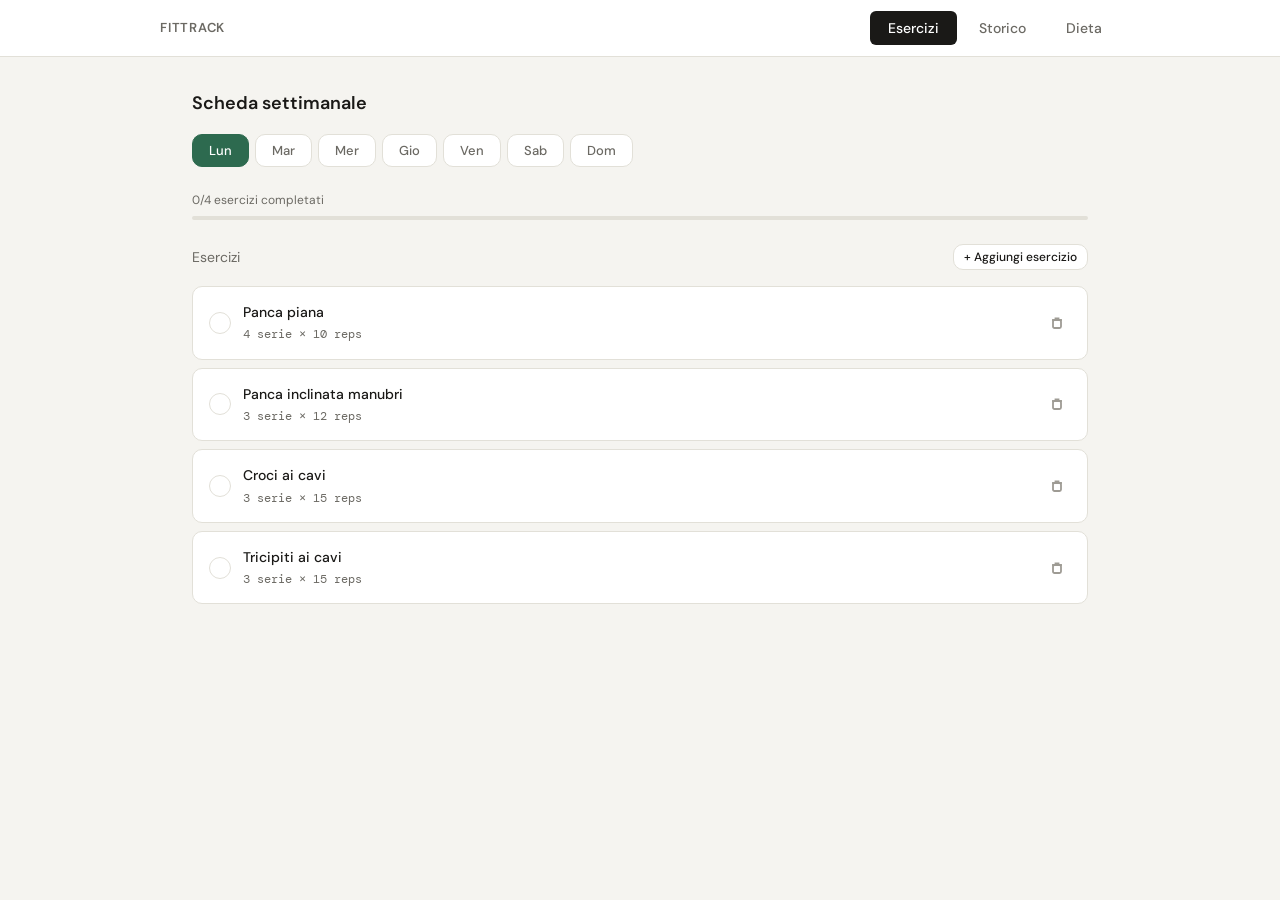
<file: index.html>
<!DOCTYPE html>
<html lang="it">
<head>
<meta charset="UTF-8">
<meta name="viewport" content="width=device-width, initial-scale=1.0">
<meta name="color-scheme" content="light">
<title>FitTrack — Esercizi</title>
<link rel="preconnect" href="https://fonts.googleapis.com">
<link href="https://fonts.googleapis.com/css2?family=DM+Sans:wght@300;400;500;600&family=DM+Mono:wght@400;500&display=swap" rel="stylesheet">
<link rel="stylesheet" href="style.css">
<link rel="icon" href="immagini/logo fittrack.svg" type="immage/png">
</head>
<body>

<nav>
  <div class="nav-inner">
    <span class="logo">FitTrack</span>
    <div class="nav-tabs">
      <a class="nav-tab" href="index.html">Esercizi</a>
      <a class="nav-tab" href="storico.html">Storico</a>
      <a class="nav-tab" href="dieta.html">Dieta</a>
    </div>
  </div>
</nav>

<main class="page">
  <div class="section-hdr">
    <h2>Scheda settimanale</h2>
  </div>
  <div class="day-tabs" id="ex-day-tabs"></div>
  <div id="ex-day-contents"></div>
</main>

<script src="script.js"></script>
</body>
</html>
</file>
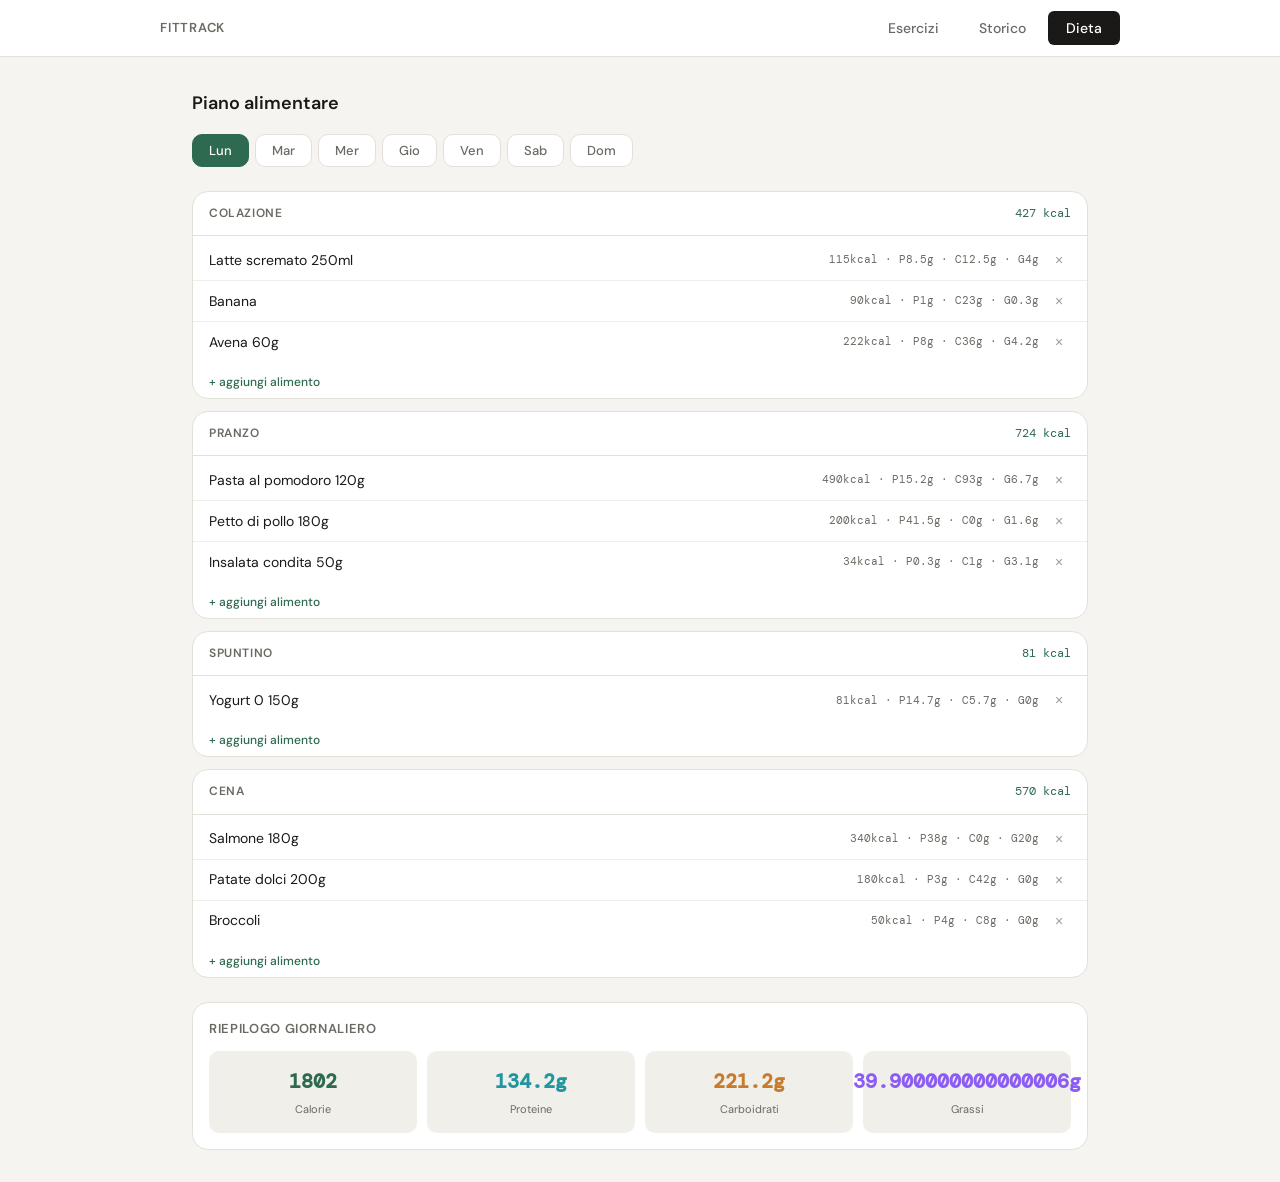
<file: dieta.html>
<!DOCTYPE html>
<html lang="it">
<head>
<meta charset="UTF-8">
<meta name="viewport" content="width=device-width, initial-scale=1.0">
<meta name="color-scheme" content="light">
<title>FitTrack — Dieta</title>
<link rel="preconnect" href="https://fonts.googleapis.com">
<link href="https://fonts.googleapis.com/css2?family=DM+Sans:wght@300;400;500;600&family=DM+Mono:wght@400;500&display=swap" rel="stylesheet">
<link rel="stylesheet" href="style.css">
<link rel="icon" href="immagini/logo fittrack.svg" type="immage/png">
</head>
<body>

<nav>
  <div class="nav-inner">
    <span class="logo">FitTrack</span>
    <div class="nav-tabs">
      <a class="nav-tab" href="index.html">Esercizi</a>
      <a class="nav-tab" href="storico.html">Storico</a>
      <a class="nav-tab" href="dieta.html">Dieta</a>
    </div>
  </div>
</nav>

<main class="page">
  <div class="section-hdr">
    <h2>Piano alimentare</h2>
  </div>
  <div class="day-tabs" id="diet-day-tabs"></div>
  <div id="diet-day-contents"></div>
</main>

<script src="script.js"></script>
</body>
</html>
</file>
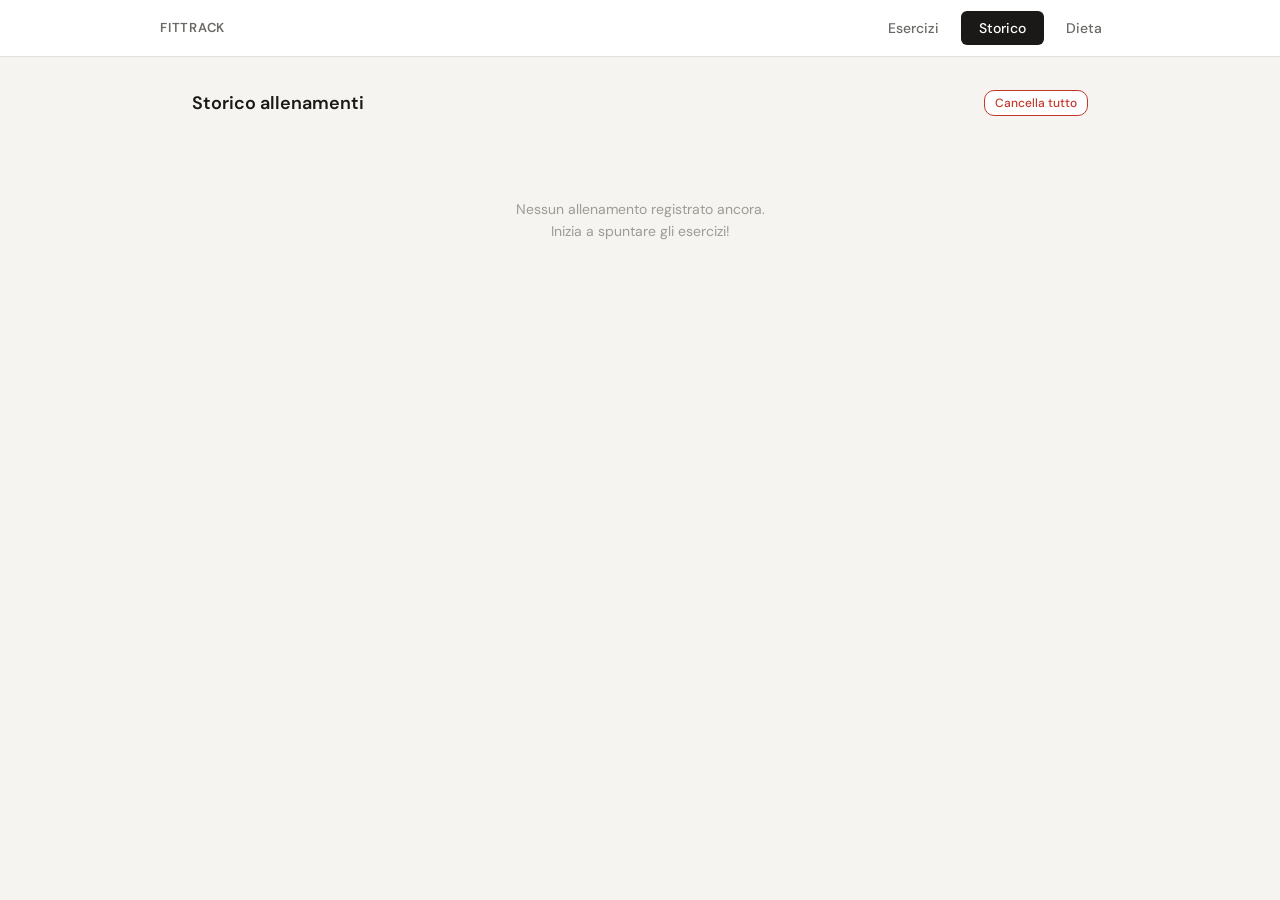
<file: storico.html>
<!DOCTYPE html>
<html lang="it">
<head>
<meta charset="UTF-8">
<meta name="viewport" content="width=device-width, initial-scale=1.0">
<meta name="color-scheme" content="light">
<title>FitTrack — Storico</title>
<link rel="preconnect" href="https://fonts.googleapis.com">
<link href="https://fonts.googleapis.com/css2?family=DM+Sans:wght@300;400;500;600&family=DM+Mono:wght@400;500&display=swap" rel="stylesheet">
<link rel="stylesheet" href="style.css">
<link rel="icon" href="immagini/logo fittrack.svg" type="immage/png">
</head>
<body>

<nav>
  <div class="nav-inner">
    <span class="logo">FitTrack</span>
    <div class="nav-tabs">
      <a class="nav-tab" href="index.html">Esercizi</a>
      <a class="nav-tab" href="storico.html">Storico</a>
      <a class="nav-tab" href="dieta.html">Dieta</a>
    </div>
  </div>
</nav>

<main class="page">
  <div class="section-hdr">
    <h2>Storico allenamenti</h2>
    <button class="btn btn-sm" style="color:var(--danger);border-color:var(--danger)" onclick="clearHistory()">Cancella tutto</button>
  </div>
  <div id="storico-content"></div>
</main>

<script src="script.js"></script>
</body>
</html>
</file>
<file: style.css>
*,*::before,*::after{box-sizing:border-box;margin:0;padding:0}
:root{
  --bg:#f5f4f0;
  --surface:#ffffff;
  --surface2:#f0efe9;
  --border:#e2e0d8;
  --text:#1a1917;
  --text2:#6b6963;
  --text3:#9e9b94;
  --accent:#2d6a4f;
  --accent-light:#e8f5ee;
  --accent2:#c77b2e;
  --accent2-light:#fdf3e7;
  --danger:#c0392b;
  --danger-light:#fdecea;
  --radius:10px;
  --radius-lg:16px;
}
body{font-family:'DM Sans',sans-serif;background:var(--bg);color:var(--text);min-height:100vh;font-size:15px;line-height:1.6}

/* NAV */
nav{background:var(--surface);border-bottom:1px solid var(--border);position:sticky;top:0;z-index:100;padding:0 2rem}
.nav-inner{max-width:960px;margin:0 auto;display:flex;align-items:center;gap:2rem;height:56px}
.logo{font-size:13px;font-weight:600;letter-spacing:.06em;text-transform:uppercase;color:var(--text2);white-space:nowrap}
.nav-tabs{display:flex;gap:4px;margin-left:auto}
.nav-tab{padding:6px 18px;border-radius:6px;border:none;background:transparent;cursor:pointer;font-family:'DM Sans',sans-serif;font-size:14px;font-weight:500;color:var(--text2);transition:.15s;text-decoration:none;display:inline-flex;align-items:center}
.nav-tab:hover{background:var(--surface2);color:var(--text)}
.nav-tab.active{background:var(--text);color:#fff}

/* LAYOUT */
.page{max-width:960px;margin:0 auto;padding:2rem}

/* DAY TABS */
.day-tabs{display:flex;gap:6px;margin-bottom:1.5rem;flex-wrap:wrap}
.day-tab{padding:7px 16px;border-radius:var(--radius);border:1px solid var(--border);background:var(--surface);cursor:pointer;font-family:'DM Sans',sans-serif;font-size:13px;font-weight:500;color:var(--text2);transition:.15s;position:relative}
.day-tab:hover{border-color:var(--accent);color:var(--accent)}
.day-tab.active{background:var(--accent);border-color:var(--accent);color:#fff}
.day-tab.complete::after{content:'';position:absolute;top:5px;right:5px;width:6px;height:6px;border-radius:50%;background:#52b788}
.day-tab.active.complete::after{background:#b7e4c7}
.day-content{display:none}
.day-content.active{display:block}

/* SECTION HEADER */
.section-hdr{display:flex;align-items:center;justify-content:space-between;margin-bottom:1rem}
.section-hdr h2{font-size:18px;font-weight:600}
.btn{padding:7px 16px;border-radius:var(--radius);border:1px solid var(--border);background:var(--surface);cursor:pointer;font-family:'DM Sans',sans-serif;font-size:13px;font-weight:500;color:var(--text);transition:.15s;display:inline-flex;align-items:center;gap:6px}
.btn:hover{background:var(--surface2)}
.btn-accent{background:var(--accent);color:#fff;border-color:var(--accent)}
.btn-accent:hover{opacity:.9}
.btn-sm{padding:4px 10px;font-size:12px}

/* EXERCISE CARD */
.exercise-list{display:flex;flex-direction:column;gap:8px}
.ex-card{background:var(--surface);border:1px solid var(--border);border-radius:var(--radius);padding:14px 16px;display:flex;align-items:center;gap:12px;transition:.15s}
.ex-card.done{background:var(--accent-light);border-color:#b7e4c7}
.ex-check{width:22px;height:22px;border-radius:50%;border:1.5px solid var(--border);cursor:pointer;display:flex;align-items:center;justify-content:center;flex-shrink:0;transition:.15s;background:var(--surface)}
.ex-check:hover{border-color:var(--accent)}
.ex-card.done .ex-check{background:var(--accent);border-color:var(--accent)}
.check-icon{display:none;width:12px;height:12px}
.ex-card.done .check-icon{display:block}
.ex-info{flex:1}
.ex-name{font-weight:500;font-size:14px;margin-bottom:2px}
.ex-meta{font-size:12px;color:var(--text2);font-family:'DM Mono',monospace}
.ex-card.done .ex-name{text-decoration:line-through;color:var(--text2)}
.ex-actions{display:flex;gap:6px}
.icon-btn{width:28px;height:28px;border-radius:6px;border:none;background:transparent;cursor:pointer;display:flex;align-items:center;justify-content:center;color:var(--text3);transition:.15s}
.icon-btn:hover{background:var(--surface2);color:var(--danger)}

/* PROGRESS BAR */
.progress-row{margin-bottom:1.5rem}
.progress-bar-bg{height:4px;background:var(--border);border-radius:2px;overflow:hidden}
.progress-bar-fill{height:100%;background:var(--accent);border-radius:2px;transition:.4s}
.progress-label{font-size:12px;color:var(--text2);margin-bottom:6px}

/* ADD EXERCISE FORM */
.add-form{background:var(--surface);border:1px solid var(--border);border-radius:var(--radius);padding:16px;margin-top:12px;display:none}
.add-form.open{display:block}
.form-row{display:grid;grid-template-columns:1fr 80px 80px;gap:8px;margin-bottom:10px}
input[type=text],input[type=number]{font-family:'DM Sans',sans-serif;font-size:13px;padding:7px 10px;border:1px solid var(--border);border-radius:6px;background:var(--bg);color:var(--text);width:100%}
input:focus{outline:2px solid var(--accent);outline-offset:1px;border-color:transparent}
.form-actions{display:flex;gap:8px;justify-content:flex-end}

/* DIET PAGE */
.meal-grid{display:flex;flex-direction:column;gap:12px}
.meal-card{background:var(--surface);border:1px solid var(--border);border-radius:var(--radius-lg);overflow:hidden}
.meal-hdr{padding:12px 16px;display:flex;align-items:center;justify-content:space-between;border-bottom:1px solid var(--border)}
.meal-label{font-size:12px;font-weight:600;letter-spacing:.05em;text-transform:uppercase;color:var(--text2)}
.meal-kcal{font-size:12px;font-family:'DM Mono',monospace;color:var(--accent)}
.food-list{padding:4px 0}
.food-row{display:flex;align-items:center;gap:8px;padding:8px 16px;border-bottom:1px solid var(--surface2)}
.food-row:last-of-type{border:none}
.food-name{flex:1;font-size:14px}
.food-macros{font-size:11px;font-family:'DM Mono',monospace;color:var(--text2);text-align:right;white-space:nowrap}
.food-del{width:24px;height:24px;border-radius:5px;border:none;background:transparent;cursor:pointer;color:var(--text3);font-size:14px;transition:.15s}
.food-del:hover{background:var(--danger-light);color:var(--danger)}
.meal-footer{padding:8px 16px;display:flex;gap:8px}
.add-food-btn{font-size:12px;color:var(--accent);background:none;border:none;cursor:pointer;font-family:'DM Sans',sans-serif;font-weight:500;padding:0}
.add-food-btn:hover{text-decoration:underline}

/* MACRO SUMMARY */
.macro-summary{background:var(--surface);border:1px solid var(--border);border-radius:var(--radius-lg);padding:16px;margin-top:1.5rem}
.macro-summary h3{font-size:13px;font-weight:600;letter-spacing:.05em;text-transform:uppercase;color:var(--text2);margin-bottom:12px}
.macro-grid{display:grid;grid-template-columns:repeat(4,minmax(0,1fr));gap:10px}
.macro-card{background:var(--surface2);border-radius:var(--radius);padding:14px 8px;text-align:center;display:flex;flex-direction:column;align-items:center;justify-content:center;min-width:0}
.macro-val{font-size:20px;font-weight:600;font-family:'DM Mono',monospace;white-space:nowrap}
.macro-lbl{font-size:11px;color:var(--text2);margin-top:4px;white-space:nowrap}
.macro-card.kcal .macro-val{color:var(--accent)}
.macro-card.prot .macro-val{color:#2196a0}
.macro-card.carb .macro-val{color:var(--accent2)}
.macro-card.fat .macro-val{color:#8b5cf6}

/* INLINE ADD FOOD */
.inline-food-form{padding:8px 16px;display:none;background:var(--surface2)}
.inline-food-form.open{display:block}
.food-form-row{display:grid;grid-template-columns:1fr 60px 60px 60px 60px;gap:6px;align-items:center}
.food-form-row input{font-size:12px;padding:5px 8px}

/* STORICO */
.storico-empty{text-align:center;padding:4rem 0;color:var(--text3);font-size:14px}
.storico-day{background:var(--surface);border:1px solid var(--border);border-radius:var(--radius-lg);margin-bottom:12px;overflow:hidden}
.storico-day-hdr{padding:14px 16px;border-bottom:1px solid var(--border);display:flex;align-items:center;justify-content:space-between}
.storico-day-title{font-weight:600;font-size:15px}
.storico-day-meta{font-size:12px;color:var(--text2);font-family:'DM Mono',monospace}
.storico-ex-row{display:flex;align-items:center;gap:10px;padding:10px 16px;border-bottom:1px solid var(--surface2)}
.storico-ex-row:last-child{border:none}
.storico-dot{width:7px;height:7px;border-radius:50%;background:var(--accent);flex-shrink:0}
.storico-ex-name{flex:1;font-size:14px}
.storico-ex-detail{font-size:12px;color:var(--text2);font-family:'DM Mono',monospace}
.storico-ex-time{font-size:11px;color:var(--text3);font-family:'DM Mono',monospace;margin-left:8px}

/* MOBILE */
@media(max-width:480px){
  nav{padding:0 1rem}
  .page{padding:1.2rem 1rem}
  .form-row{grid-template-columns:1fr;gap:6px}
  .food-form-row{grid-template-columns:1fr 1fr;gap:6px}
  .food-form-row input:first-child{grid-column:1/-1}
  .macro-val{font-size:16px}
}
</file>
